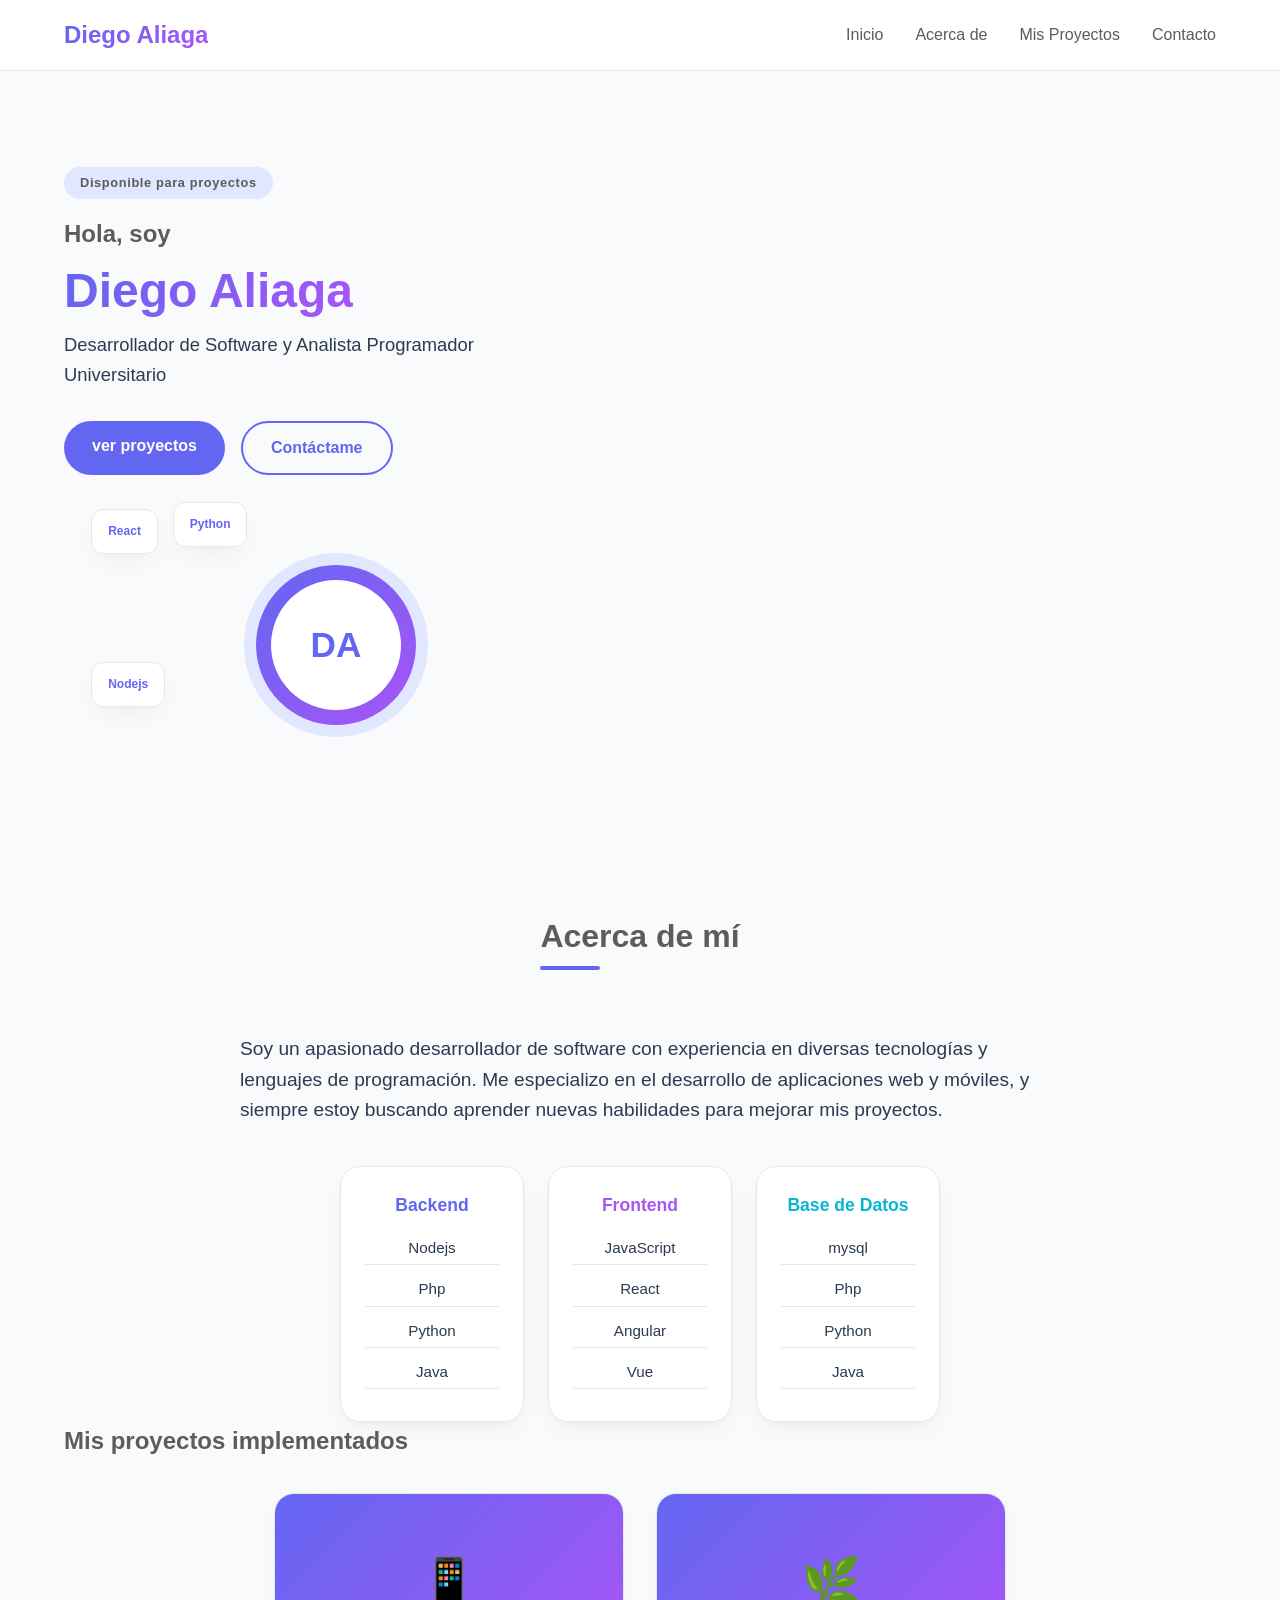
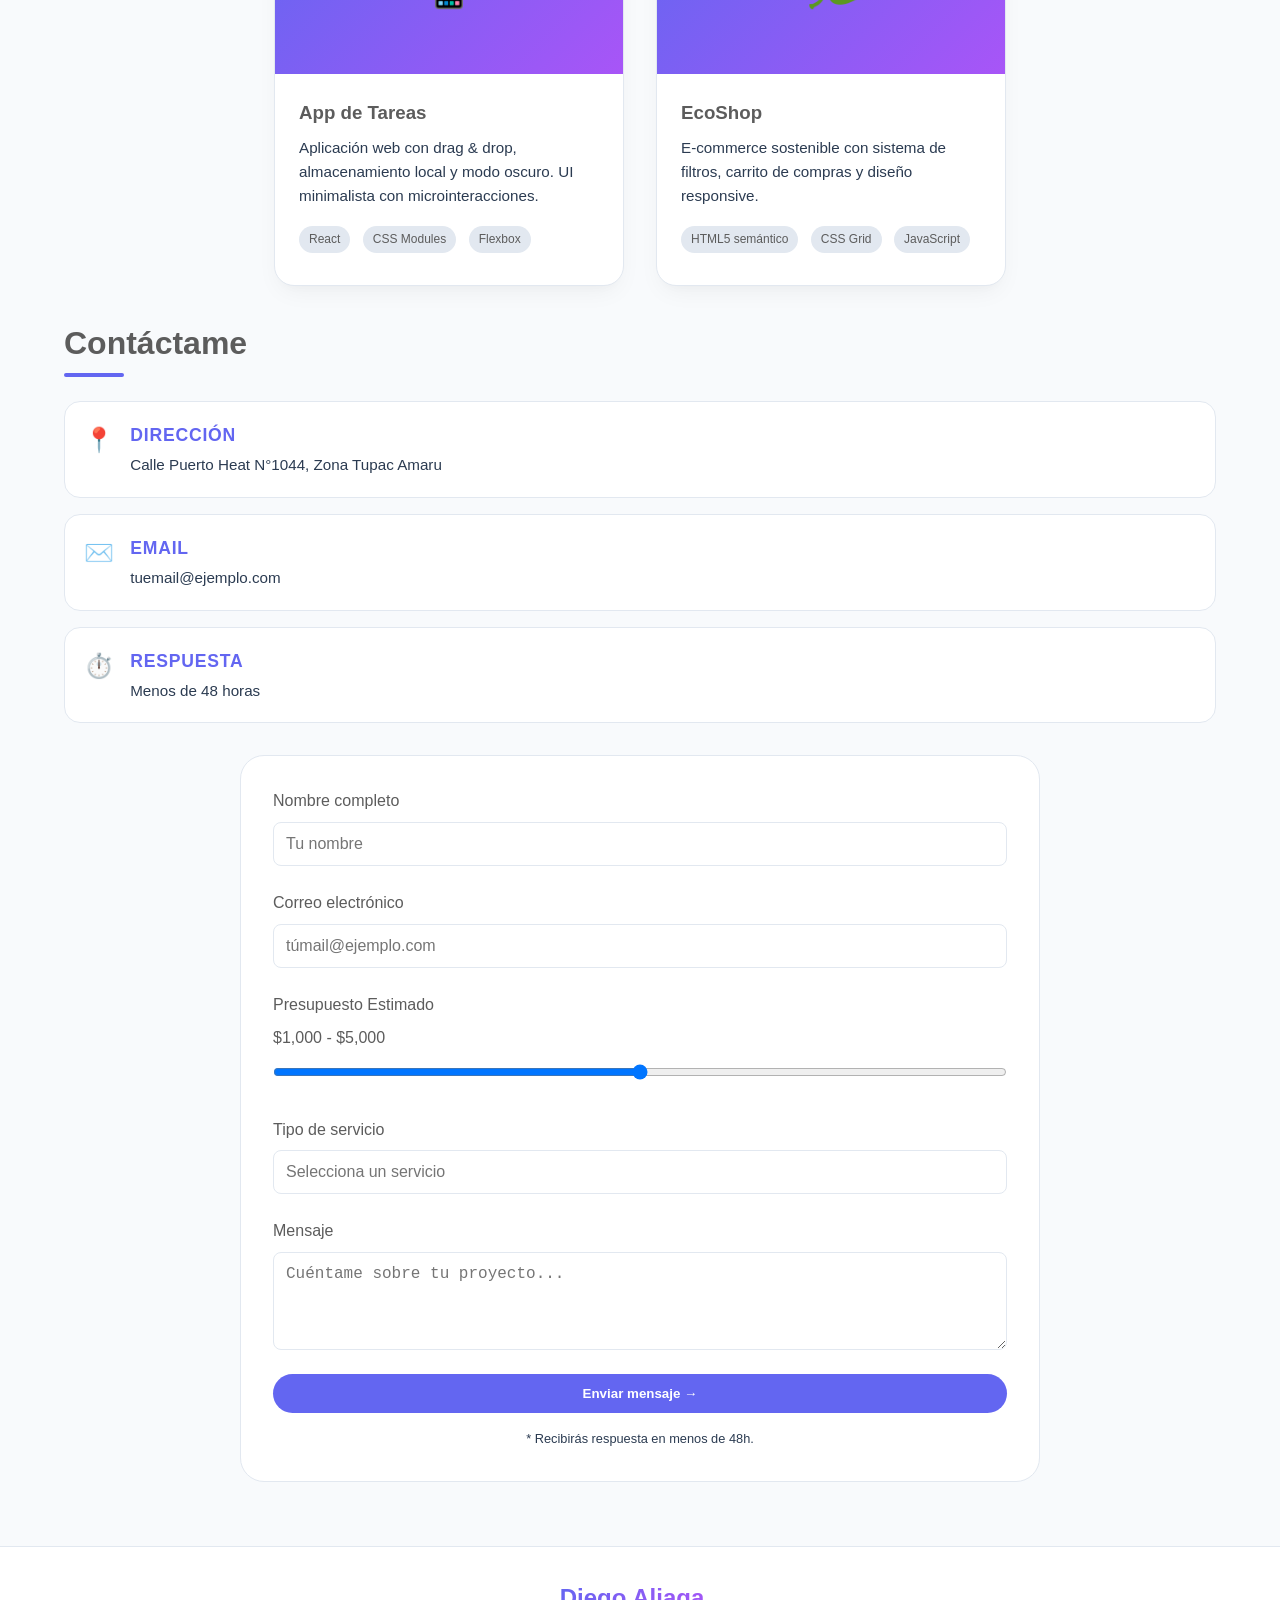
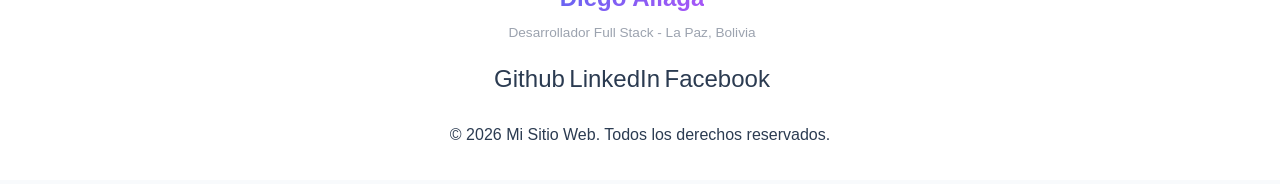
<file: CLASE 2 PORTAFOLIO 2/Index.html>
<!doctype html>
<html lang="es">
  <head>
    <meta charset="UTF-8" />
    <meta name="viewport" content="width=device-width, initial-scale=1.0" />
    
    <meta name="description" content="Portafolio de Diego Aliaga estudiante universitario" />
    <meta name="keywords" content="universitario" />
    <meta name="author" content="Diego Aliaga" />

    <meta property="og:title" content="Portafolio de Diego Aliaga" />
    <meta property="og:description" content="portafolio de Diego Aliaga para lasin fullstack" />
    <meta property="og:type" content="website" />
    <meta property="og:url" content="" />

    <title>Mi Portafolio</title>
    <link rel="stylesheet" href="assets/css/styles.css" />
  </head>
  <body>
    <header>
      <div class="container">
        <div class="navbar">
          <div class="logo">Diego Aliaga</div>
          <nav>
            <ul>
              <li><a href="#inicio">Inicio</a></li>
              <li><a href="#acercade">Acerca de</a></li>
              <li><a href="#servicios">Mis Proyectos</a></li>
              <li><a href="#contacto">Contacto</a></li>
            </ul>
          </nav>
        </div>
      </div>
      <!-- <h1>Bienvenido a mi sitio web</h1>   -->
    </header>
    <main>
      <section id="inicio">
        <div class="container person">
          <div class="person-content">
            <span class="person-badge">Disponible para proyectos</span>
            <h1>Hola, soy <br>  <strong>Diego Aliaga</strong> </h1>
            <p>Desarrollador de Software y Analista Programador Universitario</p>
            <div class="actions">
              <a href="#servicios" class="btn btn--primary"> ver proyectos</a>
              <a href="#contacto" class="btn btn--secondary">Contáctame</a>
            </div>
            <aside class="person-img" aria-hidden="true">
              <div class="float-card card--a">React</div>
              <div class="float-card card--b">Nodejs</div>
              <div class="float-card card--c">Python</div>
              <div class="avatar">
                <div class="avatar-interior">DA</div>
              </div>
            </aside>
          </div>
        </div>
      </section>

      <section id="acercade">
        <div class="container about">
          <h2>Acerca de mí</h2>
          <p>
            Soy un apasionado desarrollador de software con experiencia en
            diversas tecnologías y lenguajes de programación. Me especializo en
            el desarrollo de aplicaciones web y móviles, y siempre estoy
            buscando aprender nuevas habilidades para mejorar mis proyectos.
          </p>
          <div class="skill-grid">
            <article class="skill-card skill--backend">
              <h3>Backend</h3>
              <ul>
                <li>Nodejs</li>
                <li>Php</li>
                <li>Python</li>
                <li>Java</li>
              </ul>
            </article>
            <article class="skill-card skill--frontend">
              <h3>Frontend</h3>
              <ul>
                <li>JavaScript</li>
                <li>React</li>
                <li>Angular</li>
                <li>Vue</li>
              </ul>
            </article>
            <article class="skill-card skill--database">
              <h3>Base de Datos</h3>
              <ul>
                <li>mysql</li>
                <li>Php</li>
                <li>Python</li>
                <li>Java</li>
              </ul>
            </article>
          </div>
        </div>
      </section>

      <section id="servicios">
        <div class="container">
          <h2>Mis proyectos implementados</h2>
          <div class="projects-grid">
            <article class="project-card">
              <div class="project-img">📱</div>
              <div class="project-info">
                <h3>App de Tareas</h3>
                <p>
                  Aplicación web con drag & drop, almacenamiento local y modo
                  oscuro. UI minimalista con microinteracciones.
                </p>
                <div>
                  <span class="tech-badge">React</span>
                  <span class="tech-badge">CSS Modules</span>
                  <span class="tech-badge">Flexbox</span>
                </div>
              </div>
            </article>
            <article class="project-card">
              <div class="project-img">🌿</div>
              <div class="project-info">
                <h3>EcoShop</h3>
                <p>
                  E-commerce sostenible con sistema de filtros, carrito de
                  compras y diseño responsive.
                </p>
                <div>
                  <span class="tech-badge">HTML5 semántico</span>
                  <span class="tech-badge">CSS Grid</span>
                  <span class="tech-badge">JavaScript</span>
                </div>
              </div>
            </article>
          </div>
        </div>
      </section>

      <section id="contacto">
        <div class="container contact">
        <h2 class="section-title">Contáctame</h2>
          <div class="contact-info">

            <div class="contact-item">
              <span class="contact-icon">📍</span>
              <div>
                <strong>Dirección</strong>
                <p>Calle Puerto Heat N°1044, Zona Tupac Amaru</p>
              </div>
            </div>
          
            <div class="contact-item">
              <span class="contact-icon">✉️</span>
              <div>
                <strong>Email</strong>
                <p>tuemail@ejemplo.com</p>
              </div>
            </div>

            <div class="contact-item">
                <span class="contact-icon">⏱️</span>
                <div>
                  <strong>Respuesta</strong>
                  <p>Menos de 48 horas</p>
                </div>
              </div>
          
          </div>
          <div class="contact-form">
            <form action="#" method="post">
              <div class="form-group">
                <label for="nombre">Nombre completo</label>
                <input
                  type="text"
                  id="nombre"
                  name="nombre"
                  required
                  placeholder="Tu nombre"
                />
              </div>
              <div class="form-group">
                <label for="email">Correo electrónico</label>
                <input
                  type="email"
                  id="email"
                  name="email"
                  required
                  placeholder="túmail@ejemplo.com"
                />
              </div>
              <div class="form-group">
                <label for="presupuesto">Presupuesto Estimado</label>
                <span class="rango-valor" id="rango-valor">$1,000 - $5,000</span>
                <input
                type="range"
                id="presupuesto"
                name="presupuesto"
                min="1000"
                max="5000"
                step="500"
                value="3000"
              />
              </div>
              <div class="form-group">
                <label for="servicio">Tipo de servicio</label>
                <input
                    type="search"
                    id="servicio"
                    name="servicio"
                    placeholder="Selecciona un servicio"
                    list="servicios"
                />
                <datalist id="servicios">
                    <option value="Desarrollo web">
                    <option value="Aplicaciones móviles">
                    <option value="Consultoría tecnológica">
                    <option value="Mantenimiento y soporte">
                </datalist>
             </div>
              <div class="form-group">
                <label for="mensaje">Mensaje</label>
                <textarea
                  id="mensaje"
                  name="mensaje"
                  rows="4"
                  required
                  placeholder="Cuéntame sobre tu proyecto..."
                ></textarea>
              </div>
              <button type="submit" class="btn-submit">Enviar mensaje →</button>
            </form>
            <p >* Recibirás respuesta en menos de 48h.</p>
          </div>
        </div>
      </section>
    </main>
    <footer>
      <div class="container footer-grid">
        <div class="footer-brand">
            <span class="logo">Diego Aliaga</span>
            <p>Desarrollador Full Stack - La Paz, Bolivia</p>   
        </div>
        <br>
        <nav class="social-links">
          <a href="https://github.com/hebertcussi" target="_blank">Github</a>
          <a href="https://www.linkedin.com/in/hebertcussi" target="_blank">LinkedIn</a>
          <a href="https://www.facebook.com/hebertcussi" target="_blank">Facebook</a>
        </nav>
      </div>
      <p>&copy; 2026 Mi Sitio Web. Todos los derechos reservados.</p>
    </footer>
  </body>
</html>
</file>
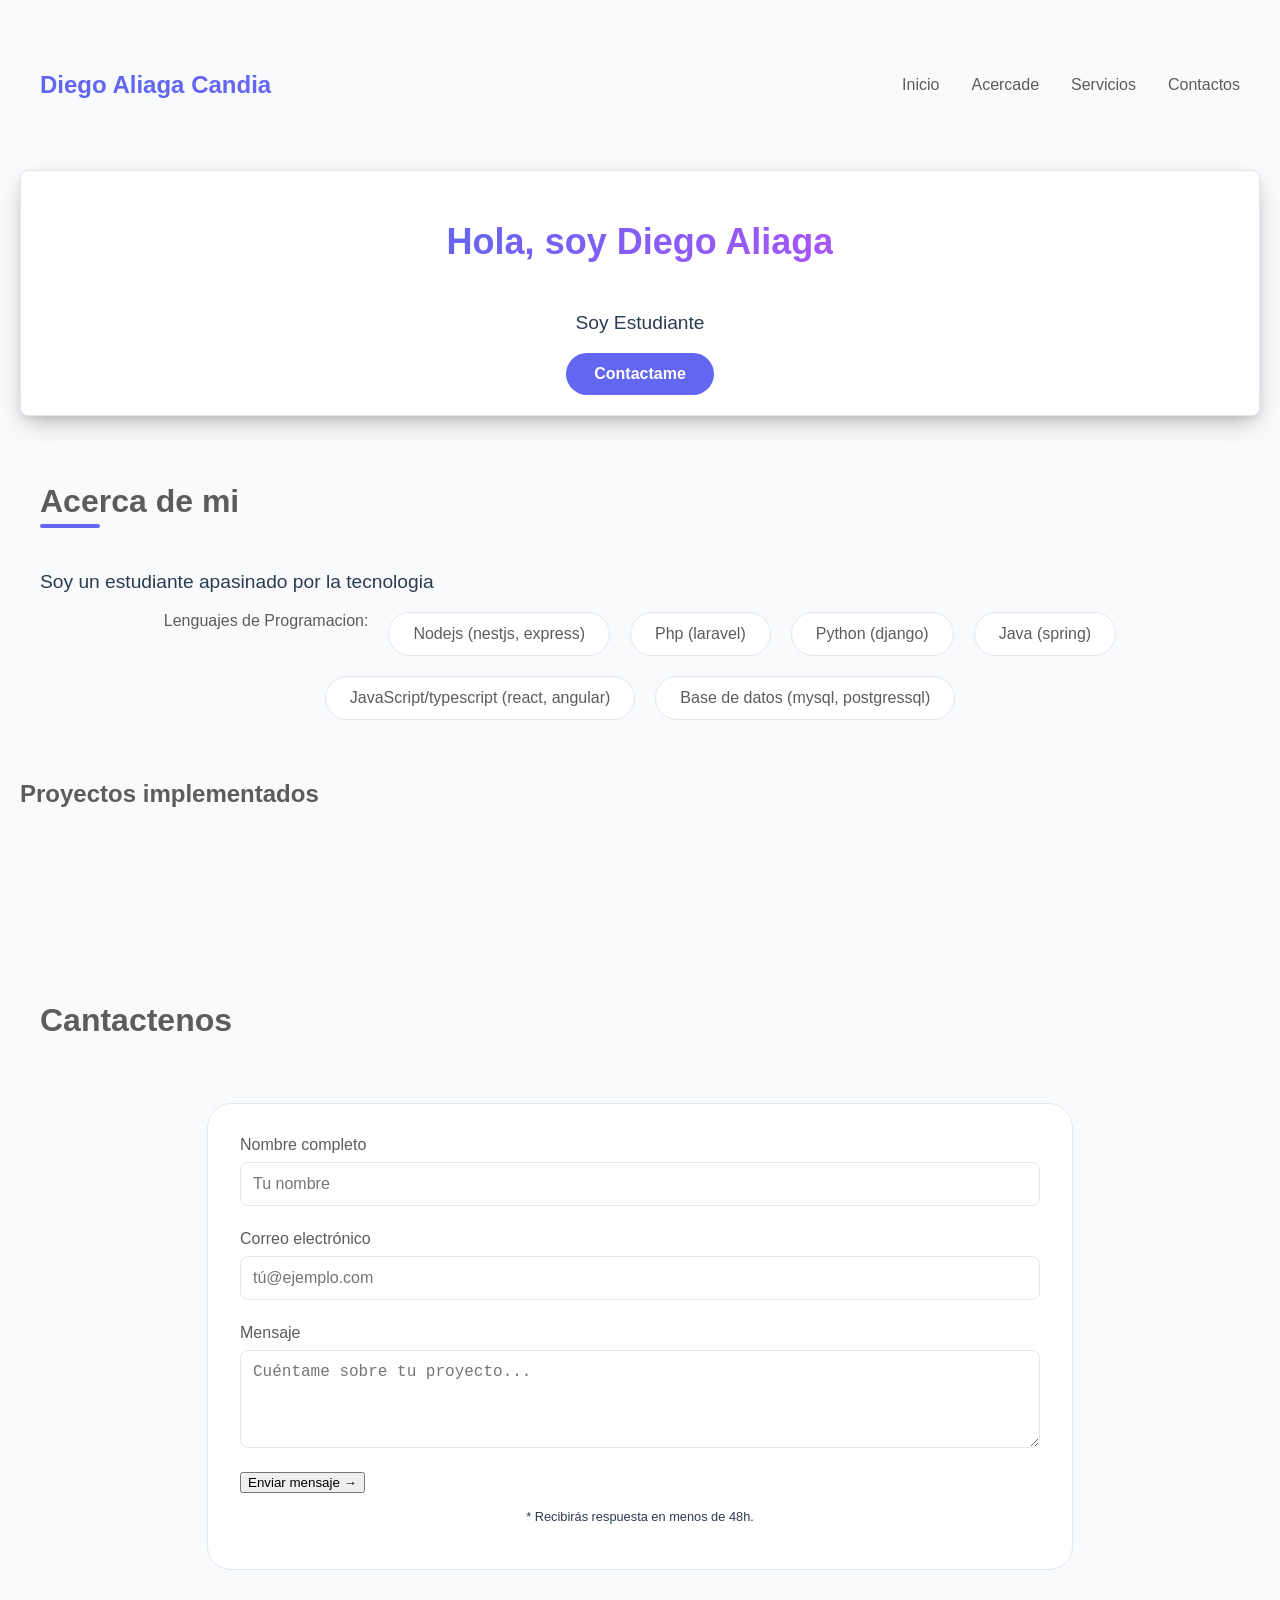
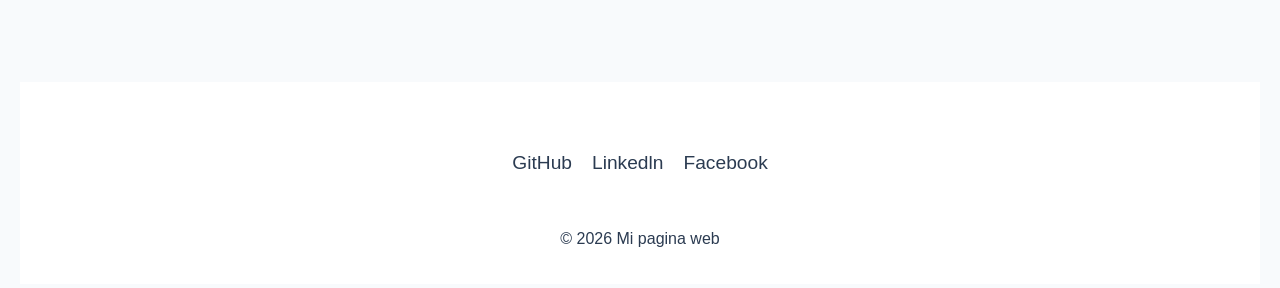
<file: PORTAFOLIO/index.html>
<!DOCTYPE html>
<html lang="en">
<head>
    <meta charset="UTF-8">
    <meta name="viewport" content="width=device-width, initial-scale=1.0">
    <title>Document</title>
    <link rel="stylesheet" href="assets/css/estilo.css">
</head>
<body>
    
    <header>
        <div class="container">
            <div class="navbar">
                <div class="logo">Diego Aliaga Candia</div>
                <nav>
                    <ul>
                        <li><a href="#inicio">Inicio</a></li>
                        <li><a href="#acerdade">Acercade</a></li>
                        <li><a href="#servicios">Servicios</a></li>
                        <li><a href="#contacto">Contactos</a></li>
                    </ul>
                </nav>
            </div>
        </div>
    </header>

    <main>
        <section id="inicio">
            <div class="container person">
                <div class="person-content">
                    <h1>Hola, soy Diego Aliaga</h1>
                    <p>Soy Estudiante</p>
                    <a href="#contacto" class="btn">Contactame</a>
                </div>
            </div>
        </section>

        <section id="acercade" class="about">
            <div class="container">
                <h2>Acerca de mi</h2>
                <p>Soy un estudiante apasinado por la tecnologia</p>
                <div class="Lenguajes">Lenguajes de Programacion:
                    <div class="item-l">Nodejs (nestjs, express)</div>
                    <div class="item-l">Php (laravel)</div>
                    <div class="item-l">Python (django)</div>
                    <div class="item-l">Java (spring)</div>
                    <div class="item-l">JavaScript/typescript (react, angular)</div>
                    <div class="item-l">Base de datos (mysql, postgressql)</div>
                </div>
            </div>    
        </section>

        <section id="servicios">
            <h2>Proyectos implementados</h2>
            <br>
            <br>
            <br>
            <br>
            <br>
            <br>
        </section>

    <section id="contacto">
            <div class="container contact">
            <h2 class="section-title">Cantactenos</h2>
            <div class="contact-form">
                <form action="#" method="post">
                    <div class="form-group">
                        <label for="nombre">Nombre completo</label>
                        <input type="text" id="nombre" name="nombre" required placeholder="Tu nombre">
                    </div>
                    <div class="form-group">
                        <label for="email">Correo electrónico</label>
                        <input type="email" id="email" name="email" required placeholder="tú@ejemplo.com">
                    </div>
                    <div class="form-group">
                        <label for="mensaje">Mensaje</label>
                        <textarea id="mensaje" name="mensaje" rows="4" required placeholder="Cuéntame sobre tu proyecto..."></textarea>
                    </div>
                    <button type="submit" class="btn-submit">Enviar mensaje →</button>
                </form>
                <p style="margin-top: 1rem; font-size: 0.8rem; text-align: center; color: var(--text-secondary)">* Recibirás respuesta en menos de 48h.</p>
            </div>
        </div>
    </section>
    </main>
    
    <footer>
        <div class="container">
            <div class="social-links">
                <a href="#" target="_blank">GitHub</a>
                <a href="#" target="_blank">Linkedln</a>
                <a href="#" target="_blank">Facebook</a>
            </div>    
        </div>
        <p>&copy; 2026 Mi pagina web </p>
    </footer>
</body>
</html>
</file>
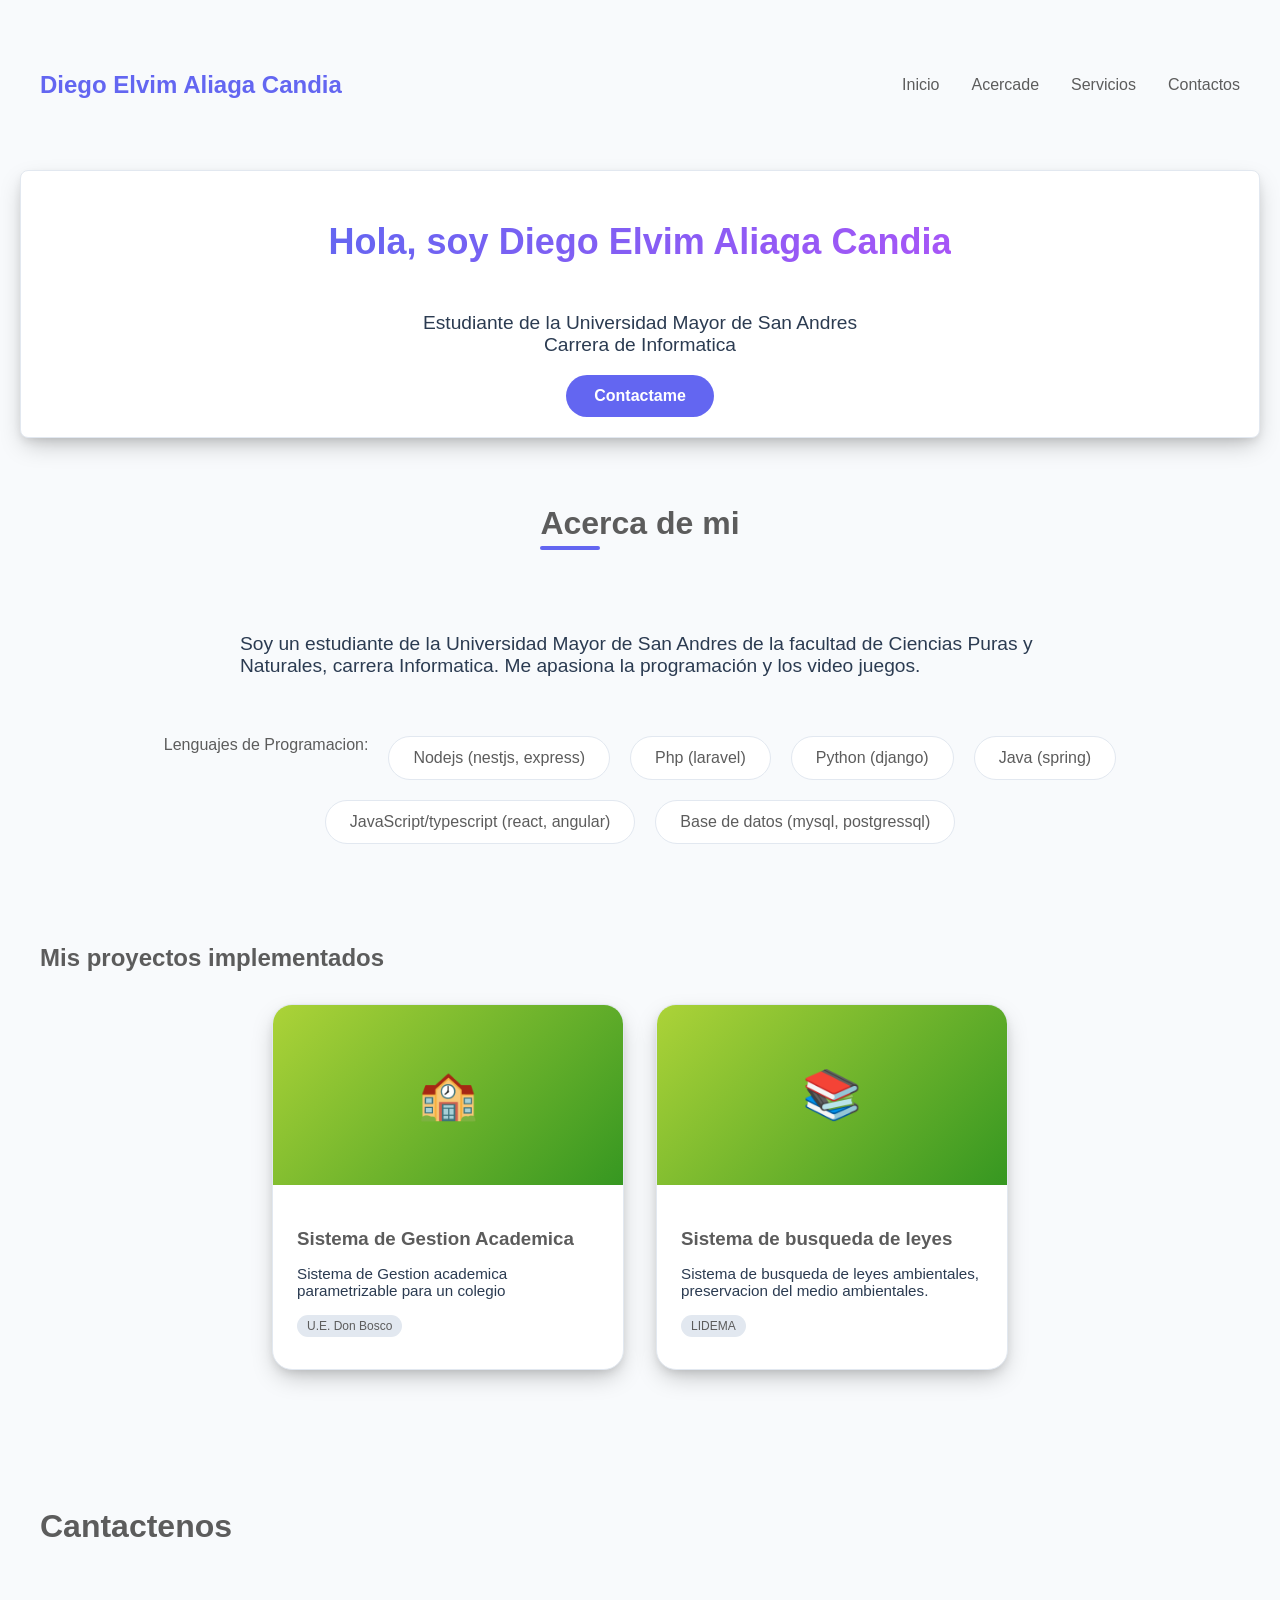
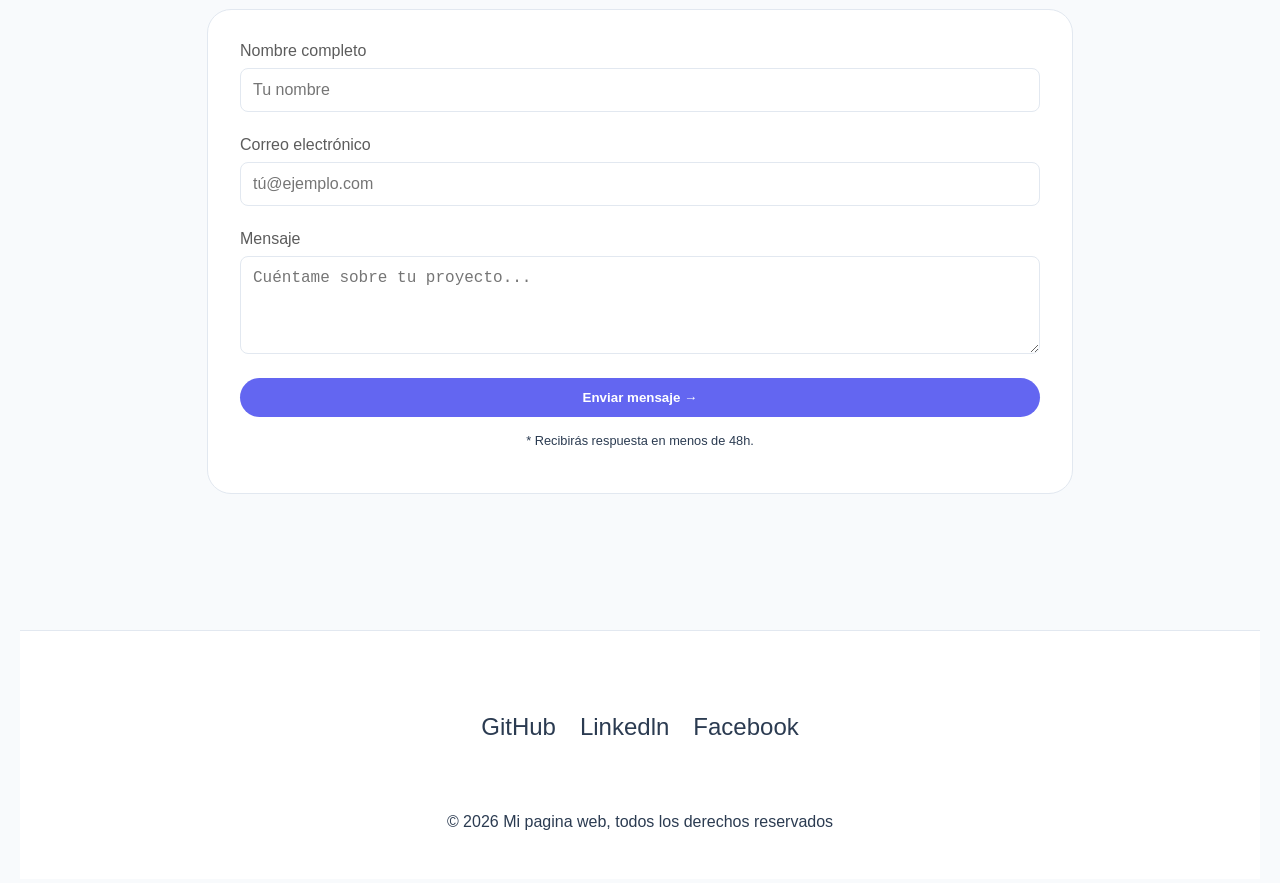
<file: TAREA 1/index.html>
<!DOCTYPE html>
<html lang="en">
<head>
    <meta charset="UTF-8">
    <meta name="viewport" content="width=device-width, initial-scale=1.0">
    <title>Document</title>
    <link rel="stylesheet" href="assets/css/estilo.css">
</head>
<body>
    
    <header>
        <div class="container">
            <div class="navbar">
                <div class="logo">Diego Elvim Aliaga Candia</div>
                <nav>
                    <ul>
                        <li><a href="#inicio">Inicio</a></li>
                        <li><a href="#acerdade">Acercade</a></li>
                        <li><a href="#servicios">Servicios</a></li>
                        <li><a href="#contacto">Contactos</a></li>
                    </ul>
                </nav>
            </div>
        </div>
    </header>

    <main>
        <section id="inicio">
            <div class="container person">
                <div class="person-content">
                    <h1>Hola, soy Diego Elvim Aliaga Candia</h1>
                    <p>Estudiante de la Universidad Mayor de San Andres <br>
                    Carrera de Informatica
                    </p>
                    <a href="#contacto" class="btn">Contactame</a>
                </div>
            </div>
        </section>

        <section id="acercade">
            <div class="container about">
                <h2>Acerca de mi</h2>
                <p>Soy un estudiante de la Universidad Mayor de San Andres de la facultad
                   de Ciencias Puras y Naturales, carrera Informatica. Me apasiona la programación
                   y los video juegos.

                </p>
                <div class="Lenguajes">Lenguajes de Programacion:
                    <div class="item-l">Nodejs (nestjs, express)</div>
                    <div class="item-l">Php (laravel)</div>
                    <div class="item-l">Python (django)</div>
                    <div class="item-l">Java (spring)</div>
                    <div class="item-l">JavaScript/typescript (react, angular)</div>
                    <div class="item-l">Base de datos (mysql, postgressql)</div>
                </div>
            </div>    
        </section>

      <section id="servicios">
        <div class="container">
          <h2>Mis proyectos implementados</h2>
          <div class="projects-grid">
            <article class="project-card">
              <div class="project-img">🏫</div>
              <div class="project-info">
                <h3>Sistema de Gestion Academica</h3>
                <p>
                  Sistema de Gestion academica parametrizable para un colegio
                </p>
                <div>
                  <span class="tech-badge">U.E. Don Bosco</span>
                </div>
              </div>
            </article>
            <article class="project-card">
              <div class="project-img">📚</div>
              <div class="project-info">
                <h3>Sistema de busqueda de leyes</h3>
                <p>
                  Sistema de busqueda de leyes ambientales, preservacion del medio ambientales.
                </p>
                <div>
                  <span class="tech-badge">LIDEMA</span>
                </div>
              </div>
            </article>
          </div>
        </div>
      </section>

    <section id="contacto">
            <div class="container contact">
            <h2 class="section-title">Cantactenos</h2>
            <div class="contact-form">
                <form action="#" method="post">
                    <div class="form-group">
                        <label for="nombre">Nombre completo</label>
                        <input 
                        type="text" 
                        id="nombre" 
                        name="nombre" 
                        required placeholder="Tu nombre"
                        />
                    </div>
                    <div class="form-group">
                        <label for="email">Correo electrónico</label>
                        <input 
                        type="email" 
                        id="email" 
                        name="email" 
                        required placeholder="tú@ejemplo.com"
                        />
                    </div>
                    <div class="form-group">
                        <label for="mensaje">Mensaje</label>
                        <textarea 
                        id="mensaje" 
                        name="mensaje" 
                        rows="4" 
                        required placeholder="Cuéntame sobre tu proyecto..."
                        ></textarea>
                    </div>
                    <button type="submit" class="btn-submit">Enviar mensaje →</button>
                </form>
                <p>* Recibirás respuesta en menos de 48h.</p>
            </div>
        </div>
    </section>
    </main>
    
    <footer>
        <div class="container">
            <div class="social-links">
                <a href="https://github.com/10DiezGo/LasinFullStack" target="_blank">GitHub</a>
                <a href="#" target="_blank">Linkedln</a>
                <a href="#" target="_blank">Facebook</a>
            </div>    
        </div>
        <p>&copy; 2026 Mi pagina web, todos los derechos reservados </p>
    </footer>
</body>
</html>
</file>
<file: CLASE 2 PORTAFOLIO 2/assets/css/styles.css>
/* ============================================ */
/* 1. VARIABLES CSS (tema claro/oscuro)         */
/* ============================================ */
:root {
    --bg-primary: #f8fafc;
    --bg-secondary: #ffffff;
    --bg-tertiary: #70c0fd;
    --text-primary: #5c5c5c;
    --text-secondary: #2b3b51;
    --accent: #6366f1;
    --accent-hover: #4f46e5;
    --border: #e2e8f0;
    --card-shadow: 0 10px 25px -5px rgba(0, 0, 0, 0.05), 0 8px 10px -6px rgba(0, 0, 0, 0.02);
    --transition: all 0.3s cubic-bezier(0.4, 0, 0.2, 1);
    --accent-light: #e0e7ff;

    --text-muted:    #9ca3af;
    --accent-2:      #a855f7;
    /* Transición estándar */
 
    /* Tipografía */
    --font-body:     'Segoe UI', Tahoma, Geneva, Verdana, sans-serif;
 
    /* Espaciados */
    --section-py:    6rem;
    --gap:           2rem;
}

/* ============================================ */
/* 2. RESET Y ESTILOS GLOBALES (Box Model)      */
/* ============================================ */
* {
    margin: 0;
    padding: 0;
    box-sizing: border-box;
    /* Modelo de caja consistente */
}

body {
    background-color: var(--bg-primary);
    color: var(--text-primary);
    font-family: 'Segoe UI', Tahoma, Geneva, Verdana, sans-serif;
    line-height: 1.6;
    transition: background-color 0.2s, color 0.2s;
}

html {
    scroll-behavior: smooth;
}

.container {
    max-width: 1200px;
    margin: 0 auto;
    padding: 0px 24px;
}

/* ============================================ */
/* 3. SELECTORES AVANZADOS                      */
/* ============================================ */

nav>ul {
    list-style: none;
    display: flex;
    gap: 2rem;
}

.section-title {
    position: relative;
    display: inline-block;
    margin-bottom: 2rem;
    font-size: 2rem;
}

.section-title::after {
    content: '';
    position: absolute;
    bottom: -8px;
    left: 0;
    width: 60px;
    height: 4px;
    background: var(--accent);
    border-radius: 2px;
}

/* ============================================ */
/* 4. HEADER Y NAVEGACIÓN (FLEXBOX)             */
/* ============================================ */

header {
    background: var(--bg-secondary);
    backdrop-filter: blur(8px);
    border-bottom: 1px solid var(--border);
    position: sticky;
    top: 0;
    z-index: 100;
}

nav ul {
    display: flex;
    gap: 2rem;
    flex-wrap: wrap;
}

nav ul li a {
    text-decoration: none;
    color: var(--text-primary);
    font-weight: 500;
    transition: var(--transition);
    padding: 0.5rem 0;
    border-bottom: 2px solid transparent;
}

nav ul li a:hover {
    color: var(--accent);
    border-bottom-color: var(--accent);
}

.navbar {
    display: flex;
    justify-content: space-between;
    align-items: center;
    padding: 1rem 0;
    flex-wrap: wrap;
    gap: 1rem;
}

.logo {
    font-size: 1.5rem;
    font-weight: 700;
    color: transparent;
    background: linear-gradient(135deg, var(--accent), #a855f7);
    background-clip: text;
    -webkit-background-clip: text;

}

/* ============================================ */
/* 5. PERSON SECTION (FLEXBOX CENTRADO)           */
/* ============================================ */

#inicio {
  padding: var(--section-py) 0;
  overflow: hidden;
}
.person {
    /* padding: 5rem 0 4rem;
    text-align: center; */
    display: grid;
    grid-template-columns: 1fr 1fr;   /* 2 columnas iguales */
    grid-template-areas: "content visual";
    align-items: center;
    gap: 4rem;
}
 
.person-content {
    /* display: flex;
    flex-direction: column;
    align-items: center;
    gap: 1.5rem; */
    grid-area: content;
}
 

.person strong {
    font-size: 3rem;
    background: linear-gradient(135deg, var(--accent), #a855f7);
    color: transparent;
    background-clip: text;
    -webkit-background-clip: text;
}

.person p {
    font-size: clamp(1rem, 2vw, 1.15rem);
    max-width: 480px;
    color: var(--text-secondary);
    margin-bottom: 2rem;
    animation: fadeUp 0.6s 0.2s ease both;
}

.actions {
  display: flex;      /* Flexbox */
  gap: 1rem;
  flex-wrap: wrap;
  animation: fadeUp 0.6s 0.55s ease both;
}

.btn {
    display: inline-block;
    background: var(--accent);
    color: white;
    padding: 12px 28px;
    border-radius: 40px;
    text-decoration: none;
    font-weight: 600;
    transition: var(--transition);
    border: none;
    cursor: pointer;
}

.btn:hover {
    background: var(--accent-hover);
    transform: translateY(-3px);
    box-shadow: 0 10px 20px -5px rgba(99, 102, 241, 0.4);
}

.btn--primary {
    background: var(--accent);
    color: white;
}

.btn--primary:hover {
    background: var(--accent-hover);
    transform: translateY(-3px);
    box-shadow: 0 10px 20px -5px rgba(99, 102, 241, 0.4);
}

.btn--secondary {
    background: transparent;
    color: var(--accent);
    border: 2px solid var(--accent);
}

.btn--secondary:hover {
    background: var(--accent);
    color: white;
    transform: translateY(-3px);
    box-shadow: 0 10px 20px -5px rgba(99, 102, 241, 0.4);
}

.person-badge {
    display: inline-block;
    background: var(--accent-light);
    color: var(--text-primary);
    padding: 0.35rem 1rem;
    border-radius: 50px;
    font-size: 0.8rem;
    font-weight: 600;
    letter-spacing: 0.05em;
    margin-bottom: 1rem;
    /*Animacion*/
    animation: fadeUp 0.6s 0.2s ease both;

}

.person-img {
    grid-area: visual;
}
.float-card{
    position: absolute;
    background: var(--bg-secondary);
    border: 1px solid var(--border);
    border-radius: 12px;
    padding: 0.75rem 1rem;
    font-size: 0.75rem;
    font-weight: 600;
    color: var(--accent);
    box-shadow: var(--card-shadow);
    animation: float 4s ease-in-out infinite;
}

.card--a{
    top: 10%; left: 5%; animation-delay: 0s;
}
.card--b{
    top: 55%; left: 5%; animation-delay: 1s;
}
.card--c{
    top: 8%; left: 20%; animation-delay: 0.7s;
}

.person-img {
    position: relative;
    height: 340px;
    animation: fadeUp 0.6s 0.3s ease both;
}
.avatar {
    position: absolute;
    inset: 50% auto auto 50%;
    transform: translate(-50%, -50%);
    width: 160px;
    height: 160px;
    border-radius: 50%;
    background: linear-gradient(135deg, var(--accent), var(--accent-2));
    display: flex;
    align-items: center;
    justify-content: center;
    box-shadow: 0 0 0 12px var(--accent-light);
    /* ✅ ANIMACIÓN: pulso continuo */
    animation: pulse 3s ease-in-out infinite;
}
 
.avatar-interior {
    width: 130px;
    height: 130px;
    border-radius: 50%;
    background: var(--bg-secondary);
    display: flex;
    align-items: center;
    justify-content: center;
    font-size: 2.2rem;
    font-weight: 800;
    color: var(--accent)
}

/* ============================================ */
/* 6. SECCIÓN HABILIDADES (FLEXBOX wrap)        */
/* ============================================ */
.about {
    display: flex;
    flex-direction: column;
    align-items: center;
    gap: 40px;
}

.about h2 {
    position: relative;
    display: inline-block;
    margin-bottom: 2rem;
    font-size: 2rem;
}

.about h2::after {
    content: '';
    position: absolute;
    bottom: -8px;
    left: 0;
    width: 60px;
    height: 4px;
    background: var(--accent);
    border-radius: 2px;
}

.about p {
    max-width: 800px;
    color: var(--text-secondary);
    font-size: 1.2rem;
}

/*.leguajes {
    display: flex;
    flex-wrap: wrap;
    gap: 20px;
    justify-content: center;
}

.item-l {
    background: var(--bg-secondary);
    border: 1px solid var(--border);
    border-radius: 50px;
    padding: 0.75rem 1.5rem;
    font-weight: 500;
    transition: var(--transition);
    cursor: default;
}

.item-l:hover {
    background: var(--accent);
    color: white;
    transform: translateY(-3px);
    box-shadow: 0 10px 20px -5px rgba(99, 102, 241, 0.4);
}
*/
.skill-grid{
   display: grid;
    grid-template-columns: repeat(auto-fit, minmax(120px, 1fr));
    gap: 1.5rem;
    max-width: 600px;
    width: 100%;
    margin: 0 auto;
}

.skill-card{
    background: var(--bg-secondary);
    border-radius: 20px;
    padding: 1.5rem;
    text-align: center;
    border: 1px solid var(--border);
    box-shadow: var(--card-shadow);
    transition: var(--transition);
    animation: fadeUp 0.6s ease both;
}

.skill-card:hover {
    transform: translateY(-8px);
    box-shadow: 0 20px 30px -12px rgba(0, 0, 0, 0.2);
}

.skill-card h3{
    font-size: 1.1rem;
    font-weight: 700;
    color: var(--accent);
    margin-bottom: 0.8rem;
}

.skill-card li{
    color: var(--text-secondary);
    font-size: 0.95rem;
    margin-bottom: 0.5rem;
    padding: 0.25rem 0;
    border-bottom: 1px solid var(--border);
}
.skill--backend h3{ color: #6366f1;}
.skill--frontend h3{ color: #a855f7;}
.skill--database h3{ color: #06b6d4; }

.skill-card ul {
    list-style: none;   
    padding: 0;        
    margin: 0;
}
/* ============================================ */
/* 7. SECCIÓN PROYECTOS O CURSOS (FLEXBOX + GRID)        */
/* ============================================ */


.projects-grid {
    display: flex;
    flex-wrap: wrap;
    gap: 2rem;
    justify-content: center;
    margin: 2rem 0;
}

/* Tarjetas con modelo de caja claro */
.project-card {
    background: var(--bg-secondary);
    border-radius: 20px;
    overflow: hidden;
    box-shadow: var(--card-shadow);
    transition: var(--transition);
    flex: 1 1 300px;
    max-width: 350px;
    border: 1px solid var(--border);
}

.project-card:hover {
    transform: translateY(-8px);
    box-shadow: 0 20px 30px -12px rgba(0, 0, 0, 0.2);
}

.project-img {
    background: linear-gradient(135deg, #6366f1, #a855f7);
    height: 180px;
    display: flex;
    align-items: center;
    justify-content: center;
    font-size: 3rem;
}

.project-info {
    padding: 1.5rem;
}

.project-info h3 {
    margin-bottom: 0.5rem;
}

.project-info p {
    color: var(--text-secondary);
    font-size: 0.95rem;
    margin-bottom: 1rem;
}

.tech-badge {
    display: inline-block;
    background: var(--border);
    padding: 4px 10px;
    border-radius: 20px;
    font-size: 0.75rem;
    margin-right: 0.5rem;
    margin-bottom: 0.5rem;
    color: var(--text-primary);
}

/* ============================================ */
/* 8. SECCIÓN CONTACTO (FORMULARIO)             */
/* ============================================ */
.contact-form {
    background: var(--bg-secondary);
    padding: 2rem;
    border-radius: 24px;
    border: 1px solid var(--border);
    max-width: 800px;
    margin: 2rem auto;
}

.contact-form p {
    margin-top: 1rem;
    font-size: 0.8rem;
    text-align: center;
    color: var(--text-secondary);
}

.form-group {
    display: flex;
    flex-direction: column;
    margin-bottom: 1.5rem;
}

label {
    display: block;
    margin-bottom: 0.5rem;
    font-weight: 500;
}

input,
textarea {
    padding: 0.75rem;
    border: 1px solid var(--border);
    border-radius: 8px;
    font-size: 1rem;
    transition: var(--transition);
}

input:focus,
textarea:focus {
    border-color: var(--accent);
    outline: none;
    box-shadow: 0 0 0 3px rgba(99, 102, 241, 0.2);
}

.btn-submit {
    display: inline-block;
    background: var(--accent);
    color: white;
    padding: 12px;
    border-radius: 40px;
    text-decoration: none;
    font-weight: 600;
    transition: var(--transition);
    border: none;
    cursor: pointer;
    width: 100%;
    font-weight: bold;
}

.btn-submit:hover {
    background: var(--accent-hover);
    transform: translateY(-3px);
    box-shadow: 0 10px 20px -5px rgba(99, 102, 241, 0.4);
}

.contact-info{
    grid-area: info;
}
.contact-form{
    grid-area: form;
}
.contact-item{
    display: flex;
    align-items: flex-start;
    gap: 1rem ;
    padding: 1.2rem;
    background: var(--bg-secondary);
    border-radius: 16px;
    border: 1px solid var(--border);
    margin-bottom: 1rem;
    transition: var(--transition);
}
.contact-item:hover {
    transform: translateY(6px);
    border-color: var(--accent);
}
.contact-icon{
    font-size: 1.5rem;
    flex-shrink: 0;
}

.contact-item strong{
    display: block;
    font-size: 1.1rem;
    font-weight: 700;
    color: var(--accent);
    margin-bottom: 0.25rem;
    text-transform: uppercase;
    letter-spacing: 0.05rem;
}
.contact-item p{
    color: var(--text-secondary);
    font-size: 0.95rem;
}
/* ============================================ */
/* 9. FOOTER (FLEXBOX)                          */
/* ============================================ */

footer {
    text-align: center;
    padding: 2rem 0;
    background: var(--bg-secondary);
    color: var(--text-secondary);
    margin-top: 4rem;
    border-top: 1px solid var(--border);
}

/*.social-links {
    display: flex;
    justify-content: center;
    gap: 1.5rem;
    margin-bottom: 1rem;
}

.social-links a {
    color: var(--text-secondary);
    font-size: 1.5rem;
    transition: var(--transition);
    text-decoration: none;
}

.social-links a:hover {
    color: var(--accent);
    transform: translateY(-3px);
}
    */

.footer-grid{
    display: grid;
    grid-template-columns: 1fr auto;
    gap: 1rem;
    align-items: center;
    margin-bottom: 1.5rem;
}

.footer-brand p{
    font-size: 0.85rem;
    color: var(--text-muted);
    margin-top: 0.25rem;
}
.social-links a{
    position: relative;
    color: var(--text-secondary);
    font-size: 1.5rem;
    transition: var(--transition);
    text-decoration: none;
}
.social-links a::after{
    content: '';
    position: absolute;
    bottom: -2px;
    left: 0;
    width: 0;
    height: 2px;
    background: var(--accent);
    transition: width 0.3s ease;
}

.social-links a:hover{
    color: var(--accent);
    transform: translateY(-3px);
}
.social-links a:hover::after{
    width: 100%;
}

.footer-copy{
    text-align: center;
    font-size: 0.8rem;
    color: var(--text-muted);
    padding-top: 1.5rem;
    border-top: 1px solid var(--border);
}

@keyframes fadeUp {
    from { opacity: 0; transform: translateY(20px); }
    to { opacity: 1; transform: translateY(0); }
}

@keyframes float {
    0%,100% { transform: translateY(0); }
    50% { transform: translateY(-10px); }
}

@keyframes pulse {
    0%,100% { box-shadow: 0 0 0 12px var(--accent-light); }
    50% { box-shadow: 0 0 0 20px transparent; }
}
</file>
<file: PORTAFOLIO/assets/css/estilo.css>
:root{
    --bg-primary: #f8fafc;
    --bg-secondary: #ffffff;
    --bg-tertiary: #5dd3d5;
    --text-primary: #5c5c5c;
    --text-secondary: #2b3b51;
    --accent: #6366f1;
    --accent-hover: #4f46e5;
    --border: #e2e8f0;
    --card-shadow: 0 10px 25px -5px rgba(0, 0, 0, 0.25), 0 4px 10px -2px rgba(0, 0, 0, 0.1);
    --transition: all 0.3s cubic-bezier(0.4, 0, 0.2, 1); 
}

body{
    background-color: var(--bg-primary);
    color: var(--text-primary);
    font-family: 'Segoe UI', 'Segoe UI', Tahoma, Geneva, Verdana, sans-serif;
    margin: 0 auto;
    padding: 0 20px;
}

html{
    scroll-behavior: smooth;
}

.container{
    max-width: 1200px;
    margin: 0 auto;
    padding: 40px 20px;
}

nav > ul{
    list-style: none;
    display: flex;
    gap: 20px;
}

nav ul{
    display: flex;
    gap: 2rem;
    flex-wrap: wrap;
}

nav ul li a{
    text-decoration: none;
    color: var(--text-primary);
    font-weight: 500;
    transition: var(--transition);
    padding: 0.5rem 0;
    border-bottom: 2px solid transparent;
}

nav ul li a:hover{
    color: var(--accent);
    border-bottom-color: var(--accent) ;    
}

.navbar{
    display: flex;
    justify-content: space-between;
    align-items: center;
    padding: 20px 0;
    flex-wrap: wrap;
    gap: 20px;
}

.logo{
    font-size: 1.5rem;
    font-weight: bold;
    color: var(--accent);
    text-decoration: none;
}

footer{
    text-align: center;
    padding: 20px 0;
    background-color: var(--bg-secondary);
    color: var(--text-secondary);
    margin-top: 40px;
}

.social-links{
    display: flex;
    justify-content: center;
    gap: 20px;
    margin-top: 10px;
}

.social-links a{
    color: var(--text-secondary);
    font-size: 1.2rem;
    transition: var(--transition);
    text-decoration: none;
}

.social-links a:hover{
    color: var(--accent);
}

.person{
    background-color: var(--bg-secondary);
    border: 1px solid var(--border);
    border-radius: 8px;
    padding: 20px;
    box-shadow: var(--card-shadow);
    transition: var(--transition);
}

.person-content{
    display: flex;
    flex-direction: column;
    align-items: center;
    text-align: center;
}

.person-content h1{
    font-size: 36px;
    background: linear-gradient(135deg, var(--accent), #a855f7);
    color: transparent;
    background-clip: text;
    -webkit-background-clip: text;
}

.person-content p {
    max-width: 600px;
    color: var(--text-secondary);
    font-size: 1.2rem;
}
 
.btn {
    display: inline-block;
    background: var(--accent);
    color: white;
    padding: 12px 28px;
    border-radius: 40px;
    text-decoration: none;
    font-weight: 600;
    transition: var(--transition);
    border: none;
    cursor: pointer;
    }
.btn:hover {
    background: var(--accent-hover);
    transform: translateY(-3px);
    box-shadow: 0 10px 20px -5px rgba(99, 102, 241, 0.4);
}

.about{
    display: flex;
    flex-direction: column;
    align-items: center;
    gap: 40px;
}

.about h2{
    position: relative;
    display: inline-block;
    margin-bottom: 2rem;
    font-size: 2rem;
}

.about h2::after{
    content: '';
    position: absolute;
    bottom: -8px;
    left: 0;
    width: 60px;
    height: 4px;
    background: var(--accent);
    border-radius: 2px;
}

.about p{
    max-width: 800px;
    color: var(--text-secondary);
    font-size: 1.2rem;
}

.Lenguajes{
    display: flex;
    flex-wrap: wrap;
    gap: 20px ;
    justify-content: center;
}

.item-l{
    background-color: var(--bg-secondary);
    border: 1px solid var(--border);
    border-radius: 50px;
    padding: 0.75rem 1.5rem;
    font-weight: 500;
    transition: var(--transition);
    cursor: default;
}

.item-l:hover{
    background: var(--accent);
    color: white;
    transform: translateY(-3px);
    box-shadow: 0 10px 20px -5px rgba(99, 102, 241, 0.4);
}

.section-title{
    position: relative;
    display: inline-block;
    margin-bottom: 2rem;
    font-size: 2rem;
}

.section-title::after{
    content: '';
    position: absolute;
    bottom: -8px;
    left: 0;
    width: 60px;
    height: -4px;
    background: var(--accent);
    border-radius: 2px;
}

.contact-form{
    background: var(--bg-secondary);
    padding: 2rem;
    border-radius: 24px;
    border: 1px solid var(--border);
    max-width: 800px;
    margin: 2rem auto;
}

.form-group{
    display: flex;
    flex-direction: column;
    margin-bottom: 1.5rem;
}

label{
    display: block;
    margin-bottom: 0.5rem;
    font-weight: 500;
}

input, textarea{
    padding: 0.75rem;
    border: 1px solid var(--border);
    border-radius: 8px;
    font-size: 1rem;
    transition: var(--transition);
}

input:focus, textarea:focus{
    border-color: var(--accent);
    outline: none;
    box-shadow: 0 0 0 3px rgba(99, 102, 241, 0.2);
}

.btn{
    display: inline-block;
    background: var(--accent);
    color: white;
    padding: 12px 28px;
    border-radius: 40px;
    text-decoration: none;
    font-weight: 600;
    transition: var(--transition);
    border: none;
    cursor: pointer;
}

.btn:hover{
    background: var(--accent-hover);
    transform: translateY(-3px);
    box-shadow: 0 10px 20px -5px rgba(99, 102, 241, 0.4);
}
</file>
<file: TAREA 1/assets/css/estilo.css>
:root{
    --bg-primary: #f8fafc;
    --bg-secondary: #ffffff;
    --bg-tertiary: #5dd3d5;
    --text-primary: #5c5c5c;
    --text-secondary: #2b3b51;
    --accent: #6366f1;
    --accent-hover: #4f46e5;
    --border: #e2e8f0;
    --card-shadow: 0 10px 25px -5px rgba(0, 0, 0, 0.25), 0 4px 10px -2px rgba(0, 0, 0, 0.1);
    --transition: all 0.3s cubic-bezier(0.4, 0, 0.2, 1); 
}

body{
    background-color: var(--bg-primary);
    color: var(--text-primary);
    font-family: 'Segoe UI', 'Segoe UI', Tahoma, Geneva, Verdana, sans-serif;
    margin: 0 auto;
    padding: 0 20px;
}

html{
    scroll-behavior: smooth;
}

.container{
    max-width: 1200px;
    margin: 0 auto;
    padding: 40px 20px;
}

nav > ul{
    list-style: none;
    display: flex;
    gap: 20px;
}

nav ul{
    display: flex;
    gap: 2rem;
    flex-wrap: wrap;
}

nav ul li a{
    text-decoration: none;
    color: var(--text-primary);
    font-weight: 500;
    transition: var(--transition);
    padding: 0.5rem 0;
    border-bottom: 2px solid transparent;
}

nav ul li a:hover{
    color: var(--accent);
    border-bottom-color: var(--accent) ;    
}

.navbar{
    display: flex;
    justify-content: space-between;
    align-items: center;
    padding: 20px 0;
    flex-wrap: wrap;
    gap: 20px;
}

.logo{
    font-size: 1.5rem;
    font-weight: bold;
    color: var(--accent);
    text-decoration: none;
}

footer{
    text-align: center;
    padding: 20px 0;
    background-color: var(--bg-secondary);
    color: var(--text-secondary);
    margin-top: 40px;
}

.social-links{
    display: flex;
    justify-content: center;
    gap: 20px;
    margin-top: 10px;
}

.social-links a{
    color: var(--text-secondary);
    font-size: 1.2rem;
    transition: var(--transition);
    text-decoration: none;
}

.social-links a:hover{
    color: var(--accent);
}

.person{
    background-color: var(--bg-secondary);
    border: 1px solid var(--border);
    border-radius: 8px;
    padding: 20px;
    box-shadow: var(--card-shadow);
    transition: var(--transition);
}

.person-content{
    display: flex;
    flex-direction: column;
    align-items: center;
    text-align: center;
}

.person-content h1{
    font-size: 36px;
    background: linear-gradient(135deg, var(--accent), #a855f7);
    color: transparent;
    background-clip: text;
    -webkit-background-clip: text;
}

.person-content p {
    max-width: 600px;
    color: var(--text-secondary);
    font-size: 1.2rem;
}
 
.btn {
    display: inline-block;
    background: var(--accent);
    color: white;
    padding: 12px 28px;
    border-radius: 40px;
    text-decoration: none;
    font-weight: 600;
    transition: var(--transition);
    border: none;
    cursor: pointer;
    }
.btn:hover {
    background: var(--accent-hover);
    transform: translateY(-3px);
    box-shadow: 0 10px 20px -5px rgba(99, 102, 241, 0.4);
}

.about{
    display: flex;
    flex-direction: column;
    align-items: center;
    gap: 40px;
}

.about h2{
    position: relative;
    display: inline-block;
    margin-bottom: 2rem;
    font-size: 2rem;
}

.about h2::after{
    content: '';
    position: absolute;
    bottom: -8px;
    left: 0;
    width: 60px;
    height: 4px;
    background: var(--accent);
    border-radius: 2px;
}

.about p{
    max-width: 800px;
    color: var(--text-secondary);
    font-size: 1.2rem;
}

.Lenguajes{
    display: flex;
    flex-wrap: wrap;
    gap: 20px ;
    justify-content: center;
}

.item-l{
    background: var(--bg-secondary);
    border: 1px solid var(--border);
    border-radius: 50px;
    padding: 0.75rem 1.5rem;
    font-weight: 500;
    transition: var(--transition);
    cursor: default;
}

.item-l:hover{
    background: var(--accent);
    color: white;
    transform: translateY(-3px);
    box-shadow: 0 10px 20px -5px rgba(99, 102, 241, 0.4);
}

.section-title{
    position: relative;
    display: inline-block;
    margin-bottom: 2rem;
    font-size: 2rem;
}

.section-title::after{
    content: '';
    position: absolute;
    bottom: -8px;
    left: 0;
    width: 60px;
    height: -4px;
    background: var(--accent);
    border-radius: 2px;
}

.contact-form{
    background: var(--bg-secondary);
    padding: 2rem;
    border-radius: 24px;
    border: 1px solid var(--border);
    max-width: 800px;
    margin: 2rem auto;
}

.contact-form p {
    margin-top: 1rem;
    font-size: 0.8rem;
    text-align: center;
    color: var(--text-secondary);
}
.form-group{
    display: flex;
    flex-direction: column;
    margin-bottom: 1.5rem;
}

label{
    display: block;
    margin-bottom: 0.5rem;
    font-weight: 500;
}

input, textarea{
    padding: 0.75rem;
    border: 1px solid var(--border);
    border-radius: 8px;
    font-size: 1rem;
    transition: var(--transition);
}

input:focus, textarea:focus{
    border-color: var(--accent);
    outline: none;
    box-shadow: 0 0 0 3px rgba(99, 102, 241, 0.2);
}

.btn-submit{
    display: inline-block;
    background: var(--accent);
    color: white;
    padding: 12px;
    border-radius: 40px;
    text-decoration: none;
    font-weight: 600;
    transition: var(--transition);
    border: none;
    cursor: pointer;
    width: 100%;
    font-weight: bold;
}

.btn-submit:hover{
    background: var(--accent-hover);
    transform: translateY(-3px);
    box-shadow: 0 10px 20px -5px rgba(99, 102, 241, 0.4);
}

footer {
    text-align: center;
    padding: 2rem 0;
    background: var(--bg-secondary);
    color: var(--text-secondary);
    margin-top: 4rem;
    border-top: 1px solid var(--border);
}

.social-links {
    display: flex;
    justify-content: center;
    gap: 1.5rem;
    margin-bottom: 1rem;
}

.social-links a {
    color: var(--text-secondary);
    font-size: 1.5rem;
    transition: var(--transition);
    text-decoration: none;
}

.social-links a:hover {
    color: var(--accent);
    transform: translateY(-3px);
}

/*TAREA*/
.projects-grid {
    display: flex;
    flex-wrap: wrap;
    gap: 2rem;
    justify-content: center;
    margin: 2rem 0;
}

.project-card {
    background: var(--bg-secondary);
    border-radius: 20px;
    overflow: hidden;
    box-shadow: var(--card-shadow);
    transition: var(--transition);
    flex: 1 1 300px;
    max-width: 350px;
    border: 1px solid var(--border);
}

.project-card:hover {
    transform: translateY(-8px);
    box-shadow: 0 20px 30px -12px rgba(0, 0, 0, 0.2);
}

.project-img {
    background: linear-gradient(135deg, #acd338, #369721);
    height: 180px;
    display: flex;
    align-items: center;
    justify-content: center;
    font-size: 3rem;
}

.project-info {
    padding: 1.5rem;
}

.project-info h3 {
    margin-bottom: 0.5rem;
}

.project-info p {
    color: var(--text-secondary);
    font-size: 0.95rem;
    margin-bottom: 1rem;
}

.tech-badge {
    display: inline-block;
    background: var(--border);
    padding: 4px 10px;
    border-radius: 20px;
    font-size: 0.75rem;
    margin-right: 0.5rem;
    margin-bottom: 0.5rem;
    color: var(--text-primary);
}
</file>
